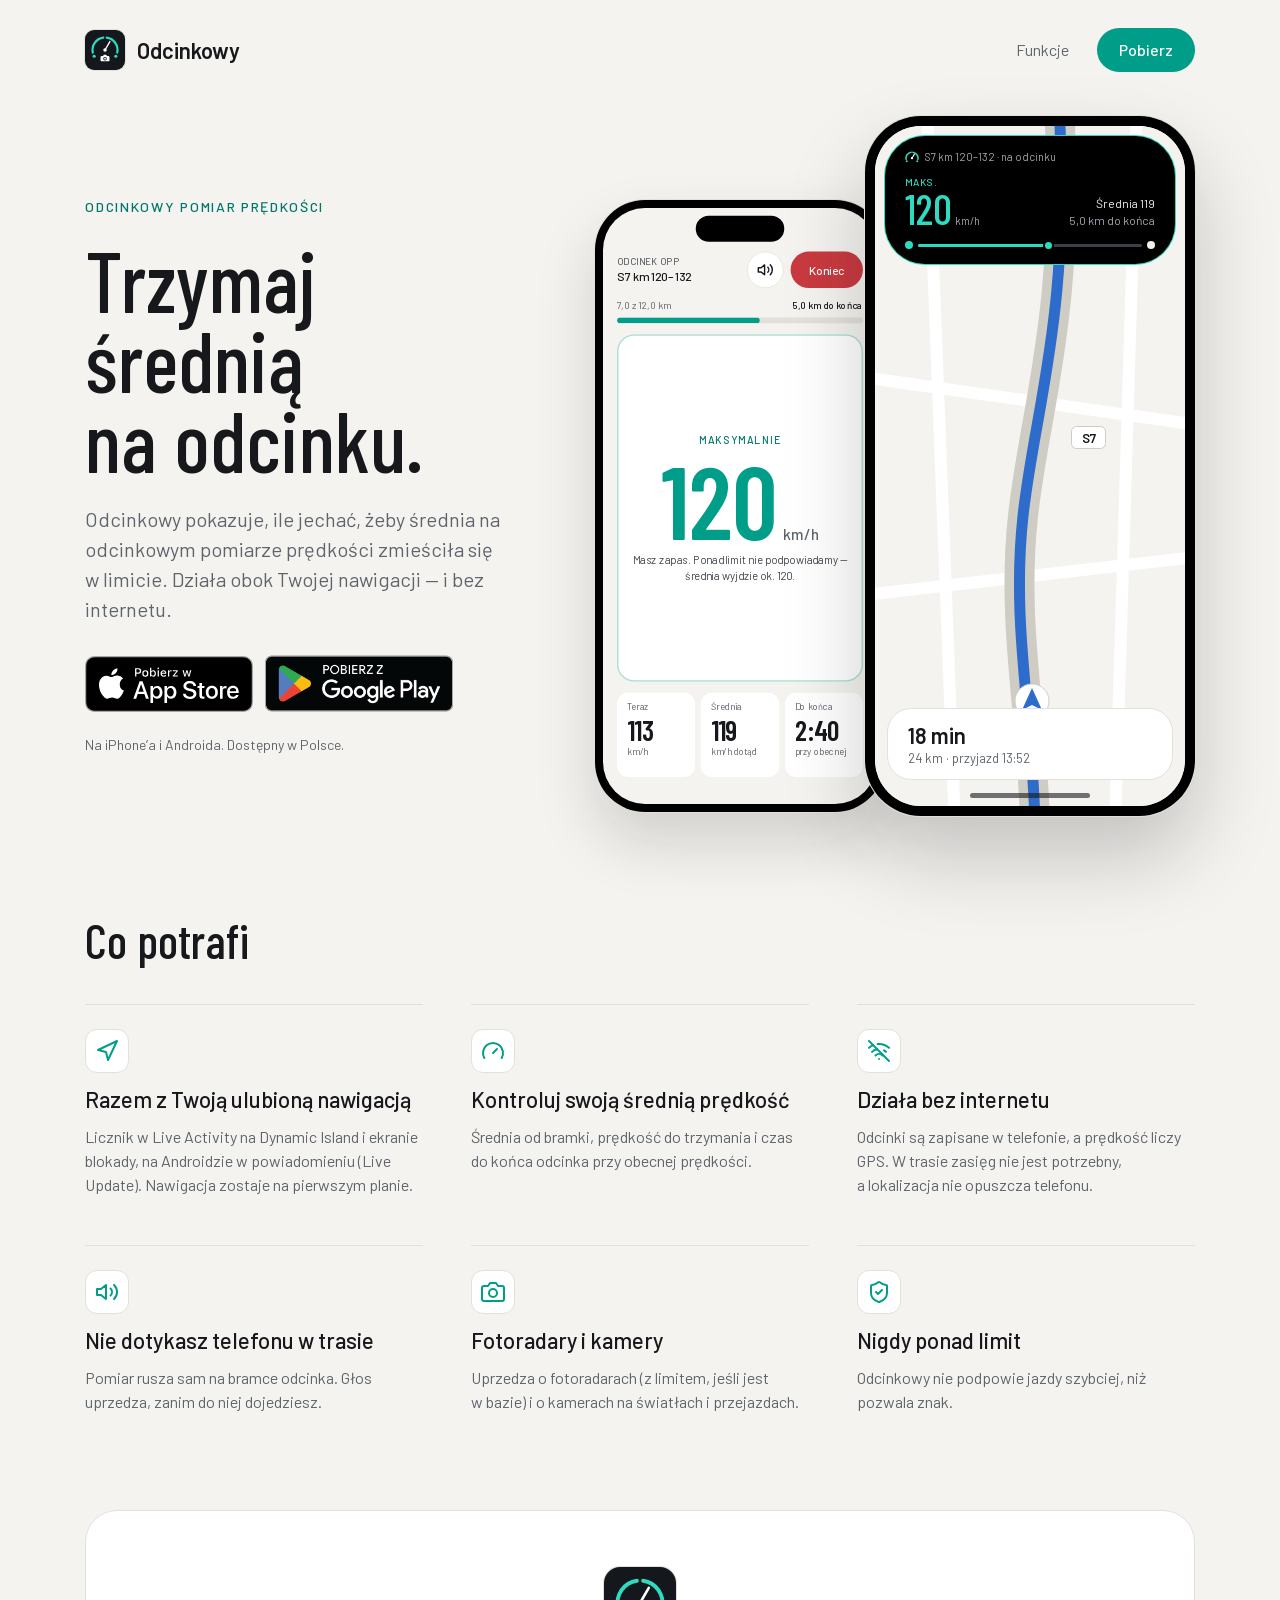
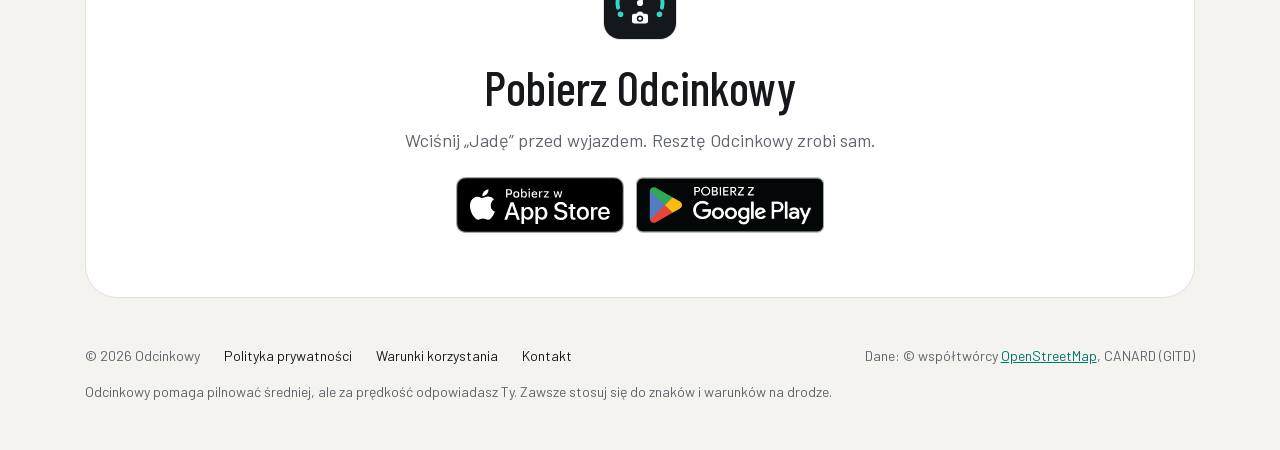
<file: index.html>
<!doctype html>
<html lang="pl">
<head>
  <meta charset="utf-8">
  <meta name="viewport" content="width=device-width, initial-scale=1">
  <title>Odcinkowy — średnia na odcinkowym pomiarze prędkości</title>
  <meta name="description" content="Odcinkowy pokazuje, ile jechać, żeby średnia na odcinkowym pomiarze prędkości zmieściła się w limicie. Działa obok Twojej nawigacji — i bez internetu.">
  <meta name="theme-color" content="#F4F3EF" media="(prefers-color-scheme: light)">
  <meta name="theme-color" content="#101215" media="(prefers-color-scheme: dark)">
  <meta property="og:type" content="website">
  <meta property="og:url" content="https://odcinkowy.eu/">
  <meta property="og:title" content="Odcinkowy — średnia na odcinkowym pomiarze prędkości">
  <meta property="og:description" content="Odcinkowy pokazuje, ile jechać, żeby średnia na odcinkowym pomiarze prędkości zmieściła się w limicie. Działa obok Twojej nawigacji — i bez internetu.">
  <meta property="og:image" content="https://odcinkowy.eu/og.png">
  <meta property="og:locale" content="pl_PL">
  <link rel="icon" href="/favicon.svg" type="image/svg+xml">
  <link rel="apple-touch-icon" href="/apple-touch-icon.png">
  <link rel="stylesheet" href="/styles.css">
</head>
<body>
<div class="page">
  <header class="site-header">
    <a class="brand" href="/"><img src="/favicon.svg" alt="" width="40" height="40">Odcinkowy</a>
    <nav class="site-nav" aria-label="Główna">
      <a class="nav-link" href="#funkcje">Funkcje</a>
      <a class="button" href="#pobierz">Pobierz</a>
    </nav>
  </header>

  <main>
    <section class="hero" aria-labelledby="hero-title">
      <div class="hero-text">
        <p class="eyebrow">Odcinkowy pomiar prędkości</p>
        <h1 id="hero-title">Trzymaj średnią<br>na odcinku.</h1>
        <p class="lead">Odcinkowy pokazuje, ile jechać, żeby średnia na odcinkowym pomiarze prędkości zmieściła się w&nbsp;limicie. Działa obok Twojej nawigacji — i&nbsp;bez internetu.</p>
        <div class="badges">
          <a class="badge" href="https://apps.apple.com/pl/app/odcinkowy/id6826824938"><img src="/badges/app-store.svg" alt="Pobierz w App Store" width="144" height="48"></a>
          <a class="badge badge-play" href="https://play.google.com/store/apps/details?id=pl.shredmate.odcinkowy"><img src="/badges/google-play.png" alt="Pobierz z Google Play" width="162" height="63"></a>
        </div>
        <p class="note">Na iPhone’a i&nbsp;Androida. Dostępny w&nbsp;Polsce.</p>
      </div>

      <div class="phones" aria-hidden="true">
        <div class="phones-inner">
          <!-- Z tyłu ekran odcinka z apki, w motywie strony. Liczby jak w wydaniu: limit 120, margines 0. -->
          <div class="phone-back">
            <div class="phone">
              <div class="screen">
                <div class="drive">
                  <span class="island"></span>
                  <div class="drive-top">
                    <div class="drive-title"><small>ODCINEK OPP</small><strong>S7 km 120–132</strong></div>
                    <div class="drive-actions">
                      <span class="voice"><svg width="24" height="24" viewBox="0 0 24 24" fill="none" stroke="currentColor" stroke-width="2" stroke-linecap="round" stroke-linejoin="round"><polygon points="11 5 6 9 2 9 2 15 6 15 11 19 11 5"></polygon><path d="M15.54 8.46a5 5 0 0 1 0 7.07"></path><path d="M19.07 4.93a10 10 0 0 1 0 14.14"></path></svg></span>
                      <span class="end-button">Koniec</span>
                    </div>
                  </div>
                  <div>
                    <div class="progress-labels"><span>7,0 z 12,0 km</span><span>5,0 km do końca</span></div>
                    <div class="progress"><div></div></div>
                  </div>
                  <div class="advice-card">
                    <span class="advice-label">MAKSYMALNIE</span>
                    <span class="advice-number"><span>120</span>km/h</span>
                    <span class="advice-message">Masz zapas. Ponad limit nie podpowiadamy — średnia wyjdzie ok. 120.</span>
                  </div>
                  <div class="tiles">
                    <div class="tile">Teraz<strong>113</strong>km/h</div>
                    <div class="tile">Średnia<strong>119</strong>km/h dotąd</div>
                    <div class="tile">Do końca<strong>2:40</strong>przy obecnej</div>
                  </div>
                </div>
              </div>
            </div>
          </div>

          <!-- Z przodu Live Activity nad neutralną mapą, bez wyglądu konkretnej nawigacji. -->
          <div class="phone-front">
            <div class="phone">
              <div class="screen">
                <svg class="map" width="310" height="680" viewBox="0 0 310 680">
                  <rect class="bg" width="310" height="680"></rect>
                  <g class="streets" stroke-width="12" fill="none" stroke-linecap="round"><path d="M -20 250 L 330 300"></path><path d="M -20 470 L 330 430"></path><path d="M 52 -20 L 80 700"></path><path d="M 262 -20 L 240 700"></path></g>
                  <path class="casing" d="M 160 700 C 158 590, 136 500, 148 390 S 196 190, 184 -20" stroke-width="30" fill="none" stroke-linecap="round"></path>
                  <path class="route" d="M 160 700 C 158 590, 136 500, 148 390 S 196 190, 184 -20" stroke-width="11" fill="none" stroke-linecap="round"></path>
                  <rect class="label" x="196.5" y="300.5" width="34" height="22" rx="5"></rect>
                  <text class="label-text" x="213.5" y="316.5" text-anchor="middle">S7</text>
                  <circle class="puck" cx="157" cy="575" r="17"></circle>
                  <path d="M 157 562 L 167 584 L 157 579 L 147 584 Z" fill="#2E6CCB"></path>
                </svg>
                <div class="live">
                  <div class="live-head"><svg viewBox="140 150 744 744"><path d="M 199 652.5 A 320 320 0 0 1 467.5 269.1" fill="none" stroke="#2EDBC0" stroke-width="80" stroke-linecap="round"></path><path d="M 556.5 269.1 A 320 320 0 0 1 825 652.5" fill="none" stroke="#2EDBC0" stroke-width="80" stroke-linecap="round"></path><circle cx="234.9" cy="746" r="52" fill="#2EDBC0"></circle><circle cx="789.1" cy="746" r="52" fill="#2EDBC0"></circle><path d="M 512 586 L 637 369.5" fill="none" stroke="#FFFFFF" stroke-width="56" stroke-linecap="round"></path><circle cx="512" cy="586" r="60" fill="#FFFFFF"></circle></svg>S7 km 120–132 · na odcinku</div>
                  <div class="live-row">
                    <div class="live-advice"><span class="live-label">MAKS.</span><span class="live-number"><span>120</span>km/h</span></div>
                    <div class="live-stats"><span>Średnia 119</span><span>5,0 km do końca</span></div>
                  </div>
                  <div class="live-track"><div class="dot start"></div><div class="dot end"></div><div class="bar"><div class="done"></div><div class="car"></div></div></div>
                </div>
                <div class="nav-card"><strong>18 min</strong><span>24 km · przyjazd 13:52</span></div>
                <div class="home-indicator"></div>
              </div>
            </div>
          </div>
        </div>
      </div>
    </section>

    <section class="features" id="funkcje" aria-labelledby="features-title">
      <h2 id="features-title">Co potrafi</h2>
      <ul class="feature-list">
        <li>
          <span class="feature-icon" aria-hidden="true"><svg viewBox="0 0 24 24" fill="none" stroke="currentColor" stroke-width="2" stroke-linecap="round" stroke-linejoin="round"><polygon points="3 11 22 2 13 21 11 13 3 11"></polygon></svg></span>
          <div>
            <h3>Razem z&nbsp;Twoją ulubioną nawigacją</h3>
            <p>Licznik w&nbsp;Live Activity na Dynamic Island i&nbsp;ekranie blokady, na Androidzie w&nbsp;powiadomieniu (Live Update). Nawigacja zostaje na pierwszym planie.</p>
          </div>
        </li>
        <li>
          <span class="feature-icon" aria-hidden="true"><svg viewBox="0 0 24 24" fill="none" stroke="currentColor" stroke-width="2" stroke-linecap="round" stroke-linejoin="round"><path d="m12 14 4-4"></path><path d="M3.34 19a10 10 0 1 1 17.32 0"></path></svg></span>
          <div>
            <h3>Kontroluj swoją średnią prędkość</h3>
            <p>Średnia od bramki, prędkość do trzymania i&nbsp;czas do końca odcinka przy obecnej prędkości.</p>
          </div>
        </li>
        <li>
          <span class="feature-icon" aria-hidden="true"><svg viewBox="0 0 24 24" fill="none" stroke="currentColor" stroke-width="2" stroke-linecap="round" stroke-linejoin="round"><path d="M12 20h.01"></path><path d="M8.5 16.429a5 5 0 0 1 7 0"></path><path d="M5 12.859a10 10 0 0 1 5.17-2.69"></path><path d="M19 12.859a10 10 0 0 0-2.007-1.523"></path><path d="M2 8.82a15 15 0 0 1 4.177-2.643"></path><path d="M22 8.82a15 15 0 0 0-11.288-3.764"></path><path d="m2 2 20 20"></path></svg></span>
          <div>
            <h3>Działa bez internetu</h3>
            <p>Odcinki są zapisane w&nbsp;telefonie, a&nbsp;prędkość liczy GPS. W&nbsp;trasie zasięg nie jest potrzebny, a&nbsp;lokalizacja nie opuszcza telefonu.</p>
          </div>
        </li>
        <li>
          <span class="feature-icon" aria-hidden="true"><svg viewBox="0 0 24 24" fill="none" stroke="currentColor" stroke-width="2" stroke-linecap="round" stroke-linejoin="round"><polygon points="11 5 6 9 2 9 2 15 6 15 11 19 11 5"></polygon><path d="M15.54 8.46a5 5 0 0 1 0 7.07"></path><path d="M19.07 4.93a10 10 0 0 1 0 14.14"></path></svg></span>
          <div>
            <h3>Nie dotykasz telefonu w&nbsp;trasie</h3>
            <p>Pomiar rusza sam na bramce odcinka. Głos uprzedza, zanim do niej dojedziesz.</p>
          </div>
        </li>
        <li>
          <span class="feature-icon" aria-hidden="true"><svg viewBox="0 0 24 24" fill="none" stroke="currentColor" stroke-width="2" stroke-linecap="round" stroke-linejoin="round"><path d="M23 19a2 2 0 0 1-2 2H3a2 2 0 0 1-2-2V8a2 2 0 0 1 2-2h4l2-3h6l2 3h4a2 2 0 0 1 2 2z"></path><circle cx="12" cy="13" r="4"></circle></svg></span>
          <div>
            <h3>Fotoradary i&nbsp;kamery</h3>
            <p>Uprzedza o&nbsp;fotoradarach (z&nbsp;limitem, jeśli jest w&nbsp;bazie) i&nbsp;o&nbsp;kamerach na światłach i&nbsp;przejazdach.</p>
          </div>
        </li>
        <li>
          <span class="feature-icon" aria-hidden="true"><svg viewBox="0 0 24 24" fill="none" stroke="currentColor" stroke-width="2" stroke-linecap="round" stroke-linejoin="round"><path d="M20 13c0 5-3.5 7.5-7.66 8.95a1 1 0 0 1-.67-.01C7.5 20.5 4 18 4 13V6a1 1 0 0 1 1-1c2 0 4.5-1.2 6.24-2.72a1.17 1.17 0 0 1 1.52 0C14.51 3.81 17 5 19 5a1 1 0 0 1 1 1z"></path><path d="m9 12 2 2 4-4"></path></svg></span>
          <div>
            <h3>Nigdy ponad limit</h3>
            <p>Odcinkowy nie podpowie jazdy szybciej, niż pozwala znak.</p>
          </div>
        </li>
      </ul>
    </section>

    <section class="download" id="pobierz" aria-labelledby="download-title">
      <img src="/favicon.svg" alt="" width="72" height="72">
      <h2 id="download-title">Pobierz Odcinkowy</h2>
      <p>Wciśnij „Jadę” przed wyjazdem. Resztę Odcinkowy zrobi sam.</p>
      <div class="badges">
        <a class="badge" href="https://apps.apple.com/pl/app/odcinkowy/id6826824938"><img src="/badges/app-store.svg" alt="Pobierz w App Store" width="144" height="48"></a>
        <a class="badge badge-play" href="https://play.google.com/store/apps/details?id=pl.shredmate.odcinkowy"><img src="/badges/google-play.png" alt="Pobierz z Google Play" width="162" height="63"></a>
      </div>
    </section>
  </main>

  <footer class="site-footer">
    <div class="footer-row">
      <div class="footer-links">
        <span>© 2026 Odcinkowy</span>
        <a href="/prywatnosc/">Polityka prywatności</a>
        <a href="/warunki/">Warunki korzystania</a>
        <a href="/wsparcie/">Kontakt</a>
      </div>
      <span>Dane: © współtwórcy <a href="https://www.openstreetmap.org/copyright">OpenStreetMap</a>, CANARD (GITD)</span>
    </div>
    <p>Odcinkowy pomaga pilnować średniej, ale za prędkość odpowiadasz Ty. Zawsze stosuj się do znaków i&nbsp;warunków na drodze.</p>
  </footer>
</div>
</body>
</html>
</file>
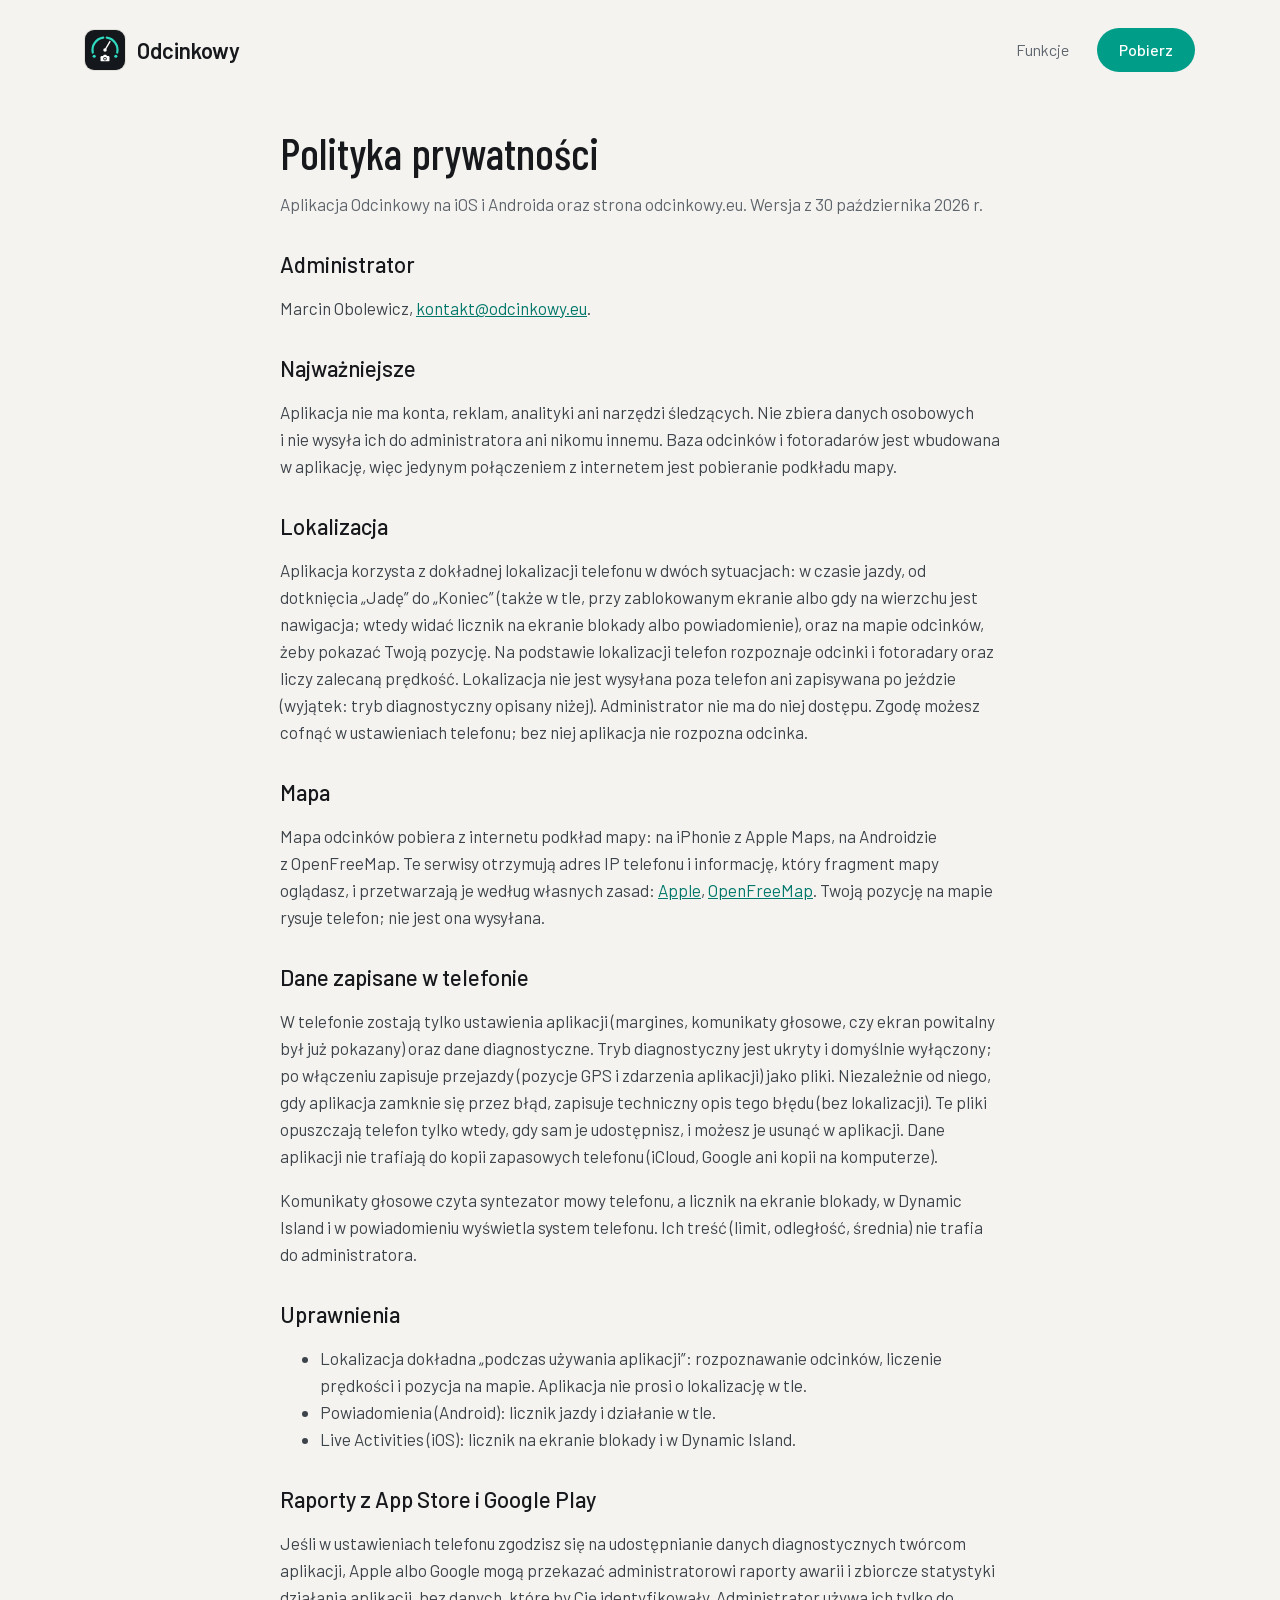
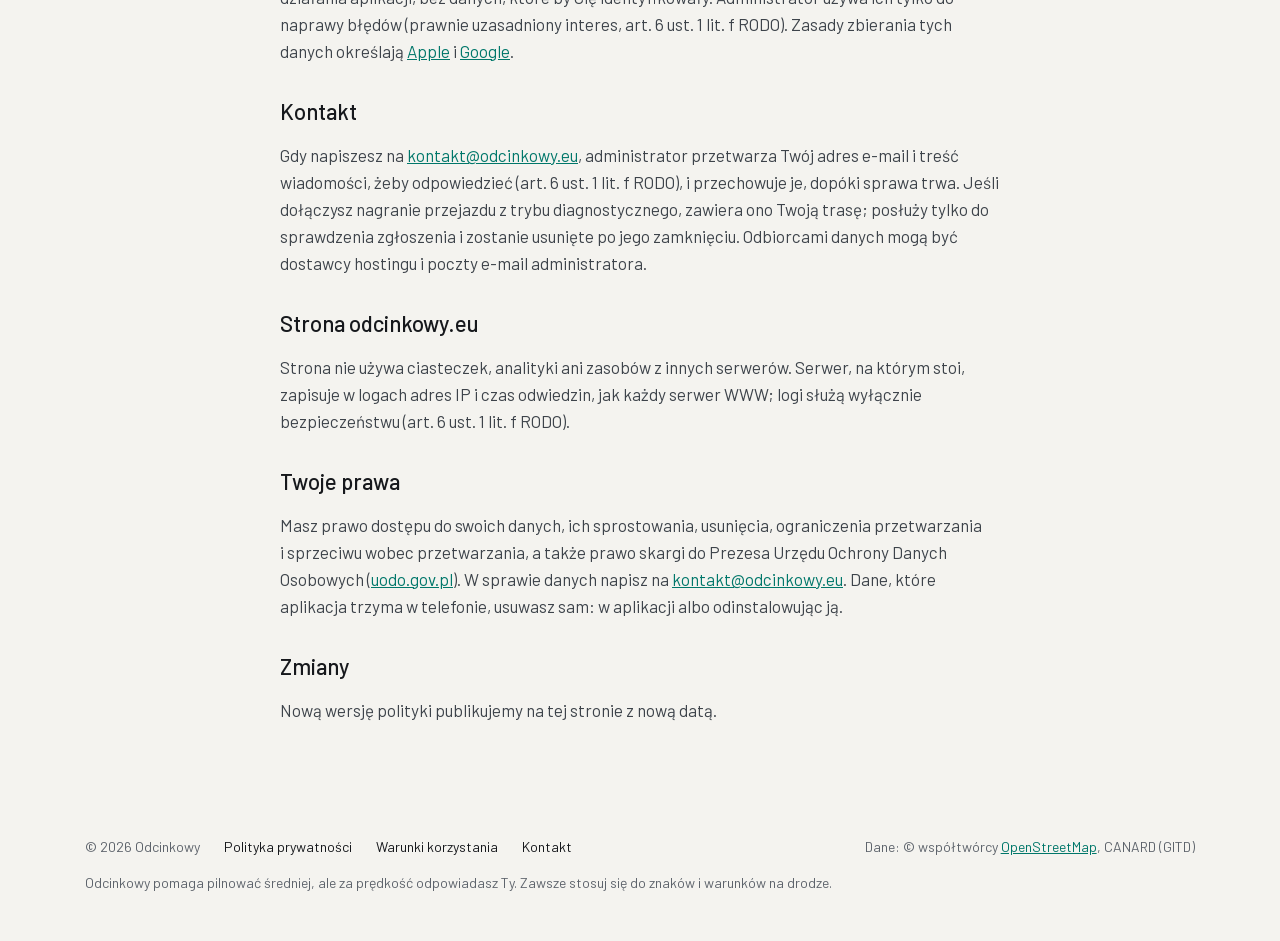
<file: prywatnosc/index.html>
<!doctype html>
<html lang="pl">
<head>
  <meta charset="utf-8">
  <meta name="viewport" content="width=device-width, initial-scale=1">
  <title>Polityka prywatności – Odcinkowy</title>
  <meta name="theme-color" content="#F4F3EF" media="(prefers-color-scheme: light)">
  <meta name="theme-color" content="#101215" media="(prefers-color-scheme: dark)">
  <link rel="icon" href="/favicon.svg" type="image/svg+xml">
  <link rel="apple-touch-icon" href="/apple-touch-icon.png">
  <link rel="stylesheet" href="/styles.css">
</head>
<body>
<div class="page">
  <header class="site-header">
    <a class="brand" href="/"><img src="/favicon.svg" alt="" width="40" height="40">Odcinkowy</a>
    <nav class="site-nav" aria-label="Główna">
      <a class="nav-link" href="/#funkcje">Funkcje</a>
      <a class="button" href="/#pobierz">Pobierz</a>
    </nav>
  </header>

  <main class="document">
    <h1>Polityka prywatności</h1>
    <p class="meta">Aplikacja Odcinkowy na iOS i&nbsp;Androida oraz strona odcinkowy.eu. Wersja z&nbsp;30 października 2026&nbsp;r.</p>

    <h2>Administrator</h2>
    <p>Marcin Obolewicz, <a href="mailto:kontakt@odcinkowy.eu">kontakt@odcinkowy.eu</a>.</p>

    <h2>Najważniejsze</h2>
    <p>Aplikacja nie ma konta, reklam, analityki ani narzędzi śledzących. Nie zbiera danych osobowych i&nbsp;nie wysyła ich do administratora ani nikomu innemu. Baza odcinków i&nbsp;fotoradarów jest wbudowana w&nbsp;aplikację, więc jedynym połączeniem z&nbsp;internetem jest pobieranie podkładu mapy.</p>

    <h2>Lokalizacja</h2>
    <p>Aplikacja korzysta z&nbsp;dokładnej lokalizacji telefonu w&nbsp;dwóch sytuacjach: w&nbsp;czasie jazdy, od dotknięcia „Jadę” do „Koniec” (także w&nbsp;tle, przy zablokowanym ekranie albo gdy na wierzchu jest nawigacja; wtedy widać licznik na ekranie blokady albo powiadomienie), oraz na mapie odcinków, żeby pokazać Twoją pozycję. Na podstawie lokalizacji telefon rozpoznaje odcinki i&nbsp;fotoradary oraz liczy zalecaną prędkość. Lokalizacja nie jest wysyłana poza telefon ani zapisywana po jeździe (wyjątek: tryb diagnostyczny opisany niżej). Administrator nie ma do niej dostępu. Zgodę możesz cofnąć w&nbsp;ustawieniach telefonu; bez niej aplikacja nie rozpozna odcinka.</p>

    <h2>Mapa</h2>
    <p>Mapa odcinków pobiera z&nbsp;internetu podkład mapy: na iPhonie z&nbsp;Apple Maps, na Androidzie z&nbsp;OpenFreeMap. Te serwisy otrzymują adres IP telefonu i&nbsp;informację, który fragment mapy oglądasz, i&nbsp;przetwarzają je według własnych zasad: <a href="https://www.apple.com/legal/privacy/pl/">Apple</a>, <a href="https://openfreemap.org/privacy/">OpenFreeMap</a>. Twoją pozycję na mapie rysuje telefon; nie jest ona wysyłana.</p>

    <h2>Dane zapisane w&nbsp;telefonie</h2>
    <p>W&nbsp;telefonie zostają tylko ustawienia aplikacji (margines, komunikaty głosowe, czy ekran powitalny był już pokazany) oraz dane diagnostyczne. Tryb diagnostyczny jest ukryty i&nbsp;domyślnie wyłączony; po włączeniu zapisuje przejazdy (pozycje GPS i&nbsp;zdarzenia aplikacji) jako pliki. Niezależnie od niego, gdy aplikacja zamknie się przez błąd, zapisuje techniczny opis tego błędu (bez lokalizacji). Te pliki opuszczają telefon tylko wtedy, gdy sam je udostępnisz, i&nbsp;możesz je usunąć w&nbsp;aplikacji. Dane aplikacji nie trafiają do kopii zapasowych telefonu (iCloud, Google ani kopii na komputerze).</p>
    <p>Komunikaty głosowe czyta syntezator mowy telefonu, a&nbsp;licznik na ekranie blokady, w&nbsp;Dynamic Island i&nbsp;w&nbsp;powiadomieniu wyświetla system telefonu. Ich treść (limit, odległość, średnia) nie trafia do administratora.</p>

    <h2>Uprawnienia</h2>
    <ul>
      <li>Lokalizacja dokładna „podczas używania aplikacji”: rozpoznawanie odcinków, liczenie prędkości i&nbsp;pozycja na mapie. Aplikacja nie prosi o&nbsp;lokalizację w&nbsp;tle.</li>
      <li>Powiadomienia (Android): licznik jazdy i&nbsp;działanie w&nbsp;tle.</li>
      <li>Live Activities (iOS): licznik na ekranie blokady i&nbsp;w&nbsp;Dynamic Island.</li>
    </ul>

    <h2>Raporty z&nbsp;App Store i&nbsp;Google Play</h2>
    <p>Jeśli w&nbsp;ustawieniach telefonu zgodzisz się na udostępnianie danych diagnostycznych twórcom aplikacji, Apple albo Google mogą przekazać administratorowi raporty awarii i&nbsp;zbiorcze statystyki działania aplikacji, bez danych, które by Cię identyfikowały. Administrator używa ich tylko do naprawy błędów (prawnie uzasadniony interes, art.&nbsp;6 ust.&nbsp;1 lit.&nbsp;f RODO). Zasady zbierania tych danych określają <a href="https://www.apple.com/legal/privacy/pl/">Apple</a> i&nbsp;<a href="https://policies.google.com/privacy?hl=pl">Google</a>.</p>

    <h2>Kontakt</h2>
    <p>Gdy napiszesz na <a href="mailto:kontakt@odcinkowy.eu">kontakt@odcinkowy.eu</a>, administrator przetwarza Twój adres e-mail i&nbsp;treść wiadomości, żeby odpowiedzieć (art.&nbsp;6 ust.&nbsp;1 lit.&nbsp;f RODO), i&nbsp;przechowuje je, dopóki sprawa trwa. Jeśli dołączysz nagranie przejazdu z&nbsp;trybu diagnostycznego, zawiera ono Twoją trasę; posłuży tylko do sprawdzenia zgłoszenia i&nbsp;zostanie usunięte po jego zamknięciu. Odbiorcami danych mogą być dostawcy hostingu i&nbsp;poczty e-mail administratora.</p>

    <h2>Strona odcinkowy.eu</h2>
    <p>Strona nie używa ciasteczek, analityki ani zasobów z&nbsp;innych serwerów. Serwer, na którym stoi, zapisuje w&nbsp;logach adres IP i&nbsp;czas odwiedzin, jak każdy serwer WWW; logi służą wyłącznie bezpieczeństwu (art.&nbsp;6 ust.&nbsp;1 lit.&nbsp;f RODO).</p>

    <h2>Twoje prawa</h2>
    <p>Masz prawo dostępu do swoich danych, ich sprostowania, usunięcia, ograniczenia przetwarzania i&nbsp;sprzeciwu wobec przetwarzania, a&nbsp;także prawo skargi do Prezesa Urzędu Ochrony Danych Osobowych (<a href="https://uodo.gov.pl/">uodo.gov.pl</a>). W&nbsp;sprawie danych napisz na <a href="mailto:kontakt@odcinkowy.eu">kontakt@odcinkowy.eu</a>. Dane, które aplikacja trzyma w&nbsp;telefonie, usuwasz sam: w&nbsp;aplikacji albo odinstalowując ją.</p>

    <h2>Zmiany</h2>
    <p>Nową wersję polityki publikujemy na tej stronie z&nbsp;nową datą.</p>
  </main>

  <footer class="site-footer">
    <div class="footer-row">
      <div class="footer-links">
        <span>© 2026 Odcinkowy</span>
        <a href="/prywatnosc/">Polityka prywatności</a>
        <a href="/warunki/">Warunki korzystania</a>
        <a href="/wsparcie/">Kontakt</a>
      </div>
      <span>Dane: © współtwórcy <a href="https://www.openstreetmap.org/copyright">OpenStreetMap</a>, CANARD (GITD)</span>
    </div>
    <p>Odcinkowy pomaga pilnować średniej, ale za prędkość odpowiadasz Ty. Zawsze stosuj się do znaków i&nbsp;warunków na drodze.</p>
  </footer>
</div>
</body>
</html>
</file>
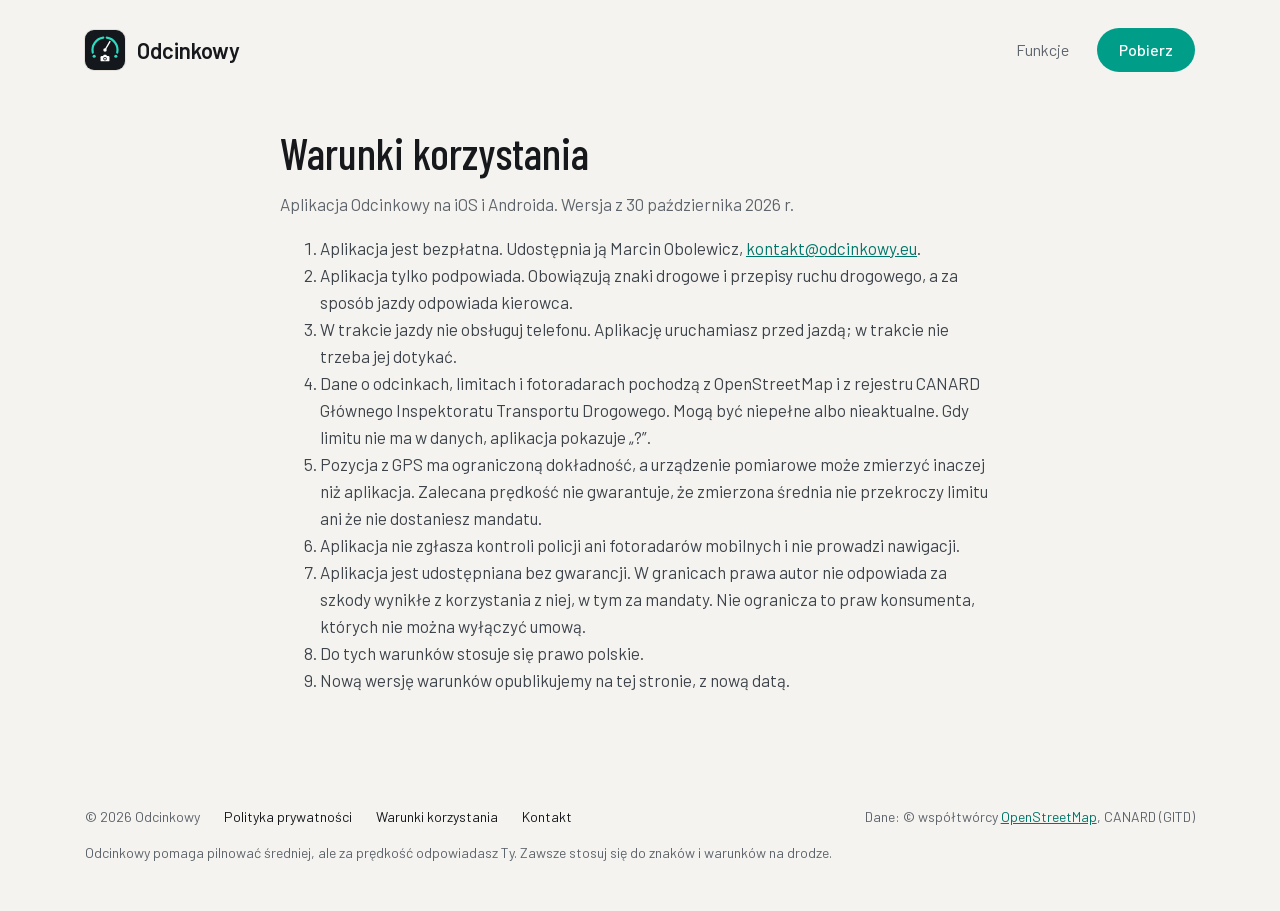
<file: warunki/index.html>
<!doctype html>
<html lang="pl">
<head>
  <meta charset="utf-8">
  <meta name="viewport" content="width=device-width, initial-scale=1">
  <title>Warunki korzystania – Odcinkowy</title>
  <meta name="theme-color" content="#F4F3EF" media="(prefers-color-scheme: light)">
  <meta name="theme-color" content="#101215" media="(prefers-color-scheme: dark)">
  <link rel="icon" href="/favicon.svg" type="image/svg+xml">
  <link rel="apple-touch-icon" href="/apple-touch-icon.png">
  <link rel="stylesheet" href="/styles.css">
</head>
<body>
<div class="page">
  <header class="site-header">
    <a class="brand" href="/"><img src="/favicon.svg" alt="" width="40" height="40">Odcinkowy</a>
    <nav class="site-nav" aria-label="Główna">
      <a class="nav-link" href="/#funkcje">Funkcje</a>
      <a class="button" href="/#pobierz">Pobierz</a>
    </nav>
  </header>

  <main class="document">
    <h1>Warunki korzystania</h1>
    <p class="meta">Aplikacja Odcinkowy na iOS i&nbsp;Androida. Wersja z&nbsp;30 października 2026&nbsp;r.</p>

    <ol>
      <li>Aplikacja jest bezpłatna. Udostępnia ją Marcin Obolewicz, <a href="mailto:kontakt@odcinkowy.eu">kontakt@odcinkowy.eu</a>.</li>
      <li>Aplikacja tylko podpowiada. Obowiązują znaki drogowe i&nbsp;przepisy ruchu drogowego, a&nbsp;za sposób jazdy odpowiada kierowca.</li>
      <li>W trakcie jazdy nie obsługuj telefonu. Aplikację uruchamiasz przed jazdą; w&nbsp;trakcie nie trzeba jej dotykać.</li>
      <li>Dane o&nbsp;odcinkach, limitach i&nbsp;fotoradarach pochodzą z&nbsp;OpenStreetMap i&nbsp;z&nbsp;rejestru CANARD Głównego Inspektoratu Transportu Drogowego. Mogą być niepełne albo nieaktualne. Gdy limitu nie ma w&nbsp;danych, aplikacja pokazuje „?”.</li>
      <li>Pozycja z&nbsp;GPS ma ograniczoną dokładność, a&nbsp;urządzenie pomiarowe może zmierzyć inaczej niż aplikacja. Zalecana prędkość nie gwarantuje, że zmierzona średnia nie przekroczy limitu ani że nie dostaniesz mandatu.</li>
      <li>Aplikacja nie zgłasza kontroli policji ani fotoradarów mobilnych i&nbsp;nie prowadzi nawigacji.</li>
      <li>Aplikacja jest udostępniana bez gwarancji. W&nbsp;granicach prawa autor nie odpowiada za szkody wynikłe z&nbsp;korzystania z&nbsp;niej, w&nbsp;tym za mandaty. Nie ogranicza to praw konsumenta, których nie można wyłączyć umową.</li>
      <li>Do tych warunków stosuje się prawo polskie.</li>
      <li>Nową wersję warunków opublikujemy na tej stronie, z&nbsp;nową datą.</li>
    </ol>
  </main>

  <footer class="site-footer">
    <div class="footer-row">
      <div class="footer-links">
        <span>© 2026 Odcinkowy</span>
        <a href="/prywatnosc/">Polityka prywatności</a>
        <a href="/warunki/">Warunki korzystania</a>
        <a href="/wsparcie/">Kontakt</a>
      </div>
      <span>Dane: © współtwórcy <a href="https://www.openstreetmap.org/copyright">OpenStreetMap</a>, CANARD (GITD)</span>
    </div>
    <p>Odcinkowy pomaga pilnować średniej, ale za prędkość odpowiadasz Ty. Zawsze stosuj się do znaków i&nbsp;warunków na drodze.</p>
  </footer>
</div>
</body>
</html>
</file>
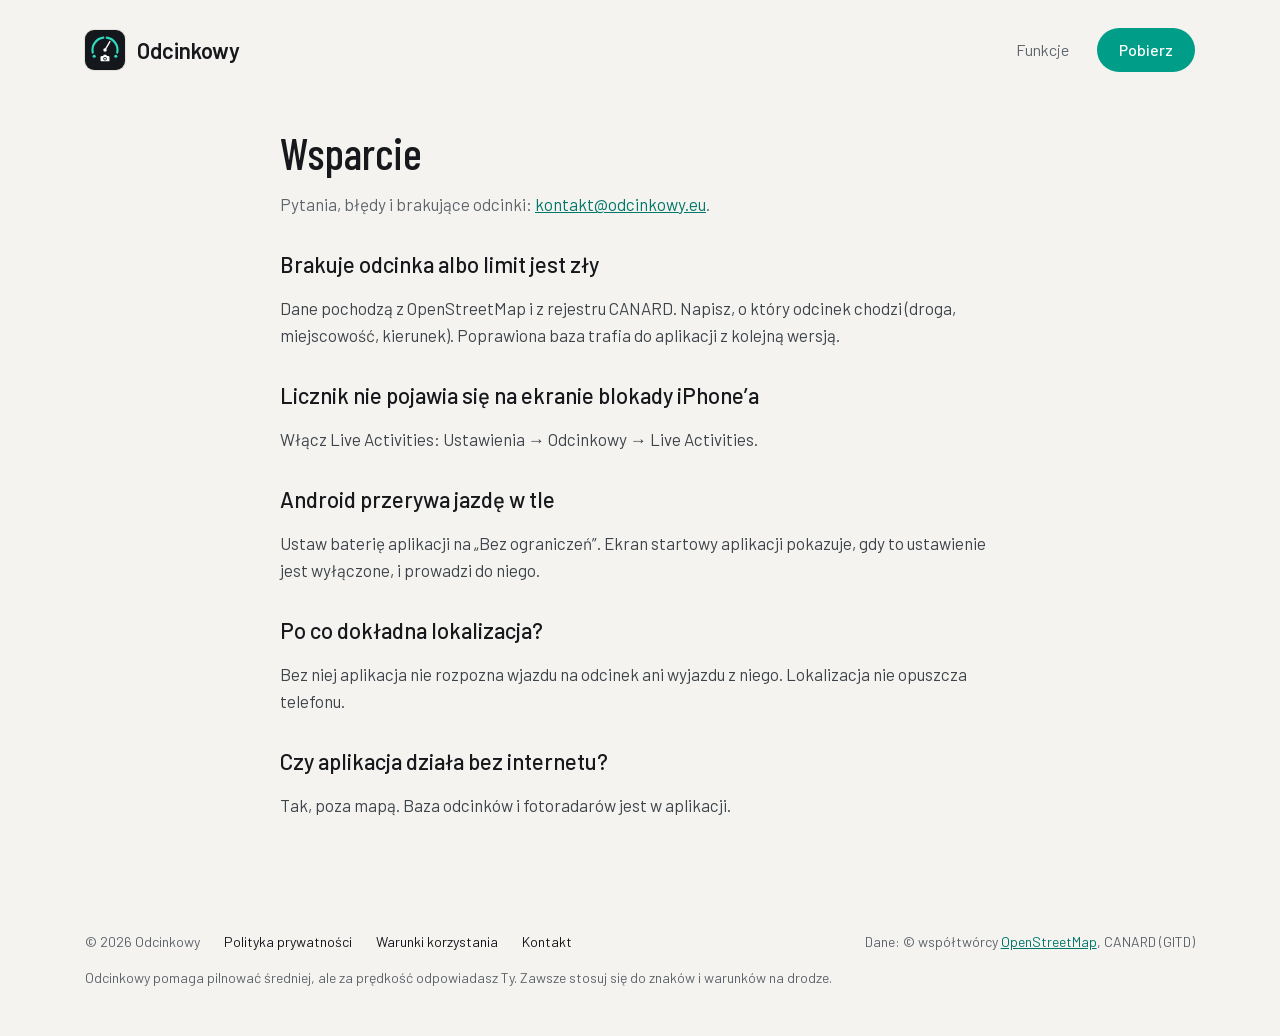
<file: wsparcie/index.html>
<!doctype html>
<html lang="pl">
<head>
  <meta charset="utf-8">
  <meta name="viewport" content="width=device-width, initial-scale=1">
  <title>Wsparcie – Odcinkowy</title>
  <meta name="theme-color" content="#F4F3EF" media="(prefers-color-scheme: light)">
  <meta name="theme-color" content="#101215" media="(prefers-color-scheme: dark)">
  <link rel="icon" href="/favicon.svg" type="image/svg+xml">
  <link rel="apple-touch-icon" href="/apple-touch-icon.png">
  <link rel="stylesheet" href="/styles.css">
</head>
<body>
<div class="page">
  <header class="site-header">
    <a class="brand" href="/"><img src="/favicon.svg" alt="" width="40" height="40">Odcinkowy</a>
    <nav class="site-nav" aria-label="Główna">
      <a class="nav-link" href="/#funkcje">Funkcje</a>
      <a class="button" href="/#pobierz">Pobierz</a>
    </nav>
  </header>

  <main class="document">
    <h1>Wsparcie</h1>
    <p class="meta">Pytania, błędy i&nbsp;brakujące odcinki: <a href="mailto:kontakt@odcinkowy.eu">kontakt@odcinkowy.eu</a>.</p>

    <h2>Brakuje odcinka albo limit jest zły</h2>
    <p>Dane pochodzą z&nbsp;OpenStreetMap i&nbsp;z&nbsp;rejestru CANARD. Napisz, o&nbsp;który odcinek chodzi (droga, miejscowość, kierunek). Poprawiona baza trafia do aplikacji z&nbsp;kolejną wersją.</p>

    <h2>Licznik nie pojawia się na ekranie blokady iPhone’a</h2>
    <p>Włącz Live Activities: Ustawienia → Odcinkowy → Live Activities.</p>

    <h2>Android przerywa jazdę w&nbsp;tle</h2>
    <p>Ustaw baterię aplikacji na „Bez ograniczeń”. Ekran startowy aplikacji pokazuje, gdy to ustawienie jest wyłączone, i&nbsp;prowadzi do niego.</p>

    <h2>Po co dokładna lokalizacja?</h2>
    <p>Bez niej aplikacja nie rozpozna wjazdu na odcinek ani wyjazdu z&nbsp;niego. Lokalizacja nie opuszcza telefonu.</p>

    <h2>Czy aplikacja działa bez internetu?</h2>
    <p>Tak, poza mapą. Baza odcinków i&nbsp;fotoradarów jest w&nbsp;aplikacji.</p>
  </main>

  <footer class="site-footer">
    <div class="footer-row">
      <div class="footer-links">
        <span>© 2026 Odcinkowy</span>
        <a href="/prywatnosc/">Polityka prywatności</a>
        <a href="/warunki/">Warunki korzystania</a>
        <a href="/wsparcie/">Kontakt</a>
      </div>
      <span>Dane: © współtwórcy <a href="https://www.openstreetmap.org/copyright">OpenStreetMap</a>, CANARD (GITD)</span>
    </div>
    <p>Odcinkowy pomaga pilnować średniej, ale za prędkość odpowiadasz Ty. Zawsze stosuj się do znaków i&nbsp;warunków na drodze.</p>
  </footer>
</div>
</body>
</html>
</file>
<file: styles.css>
@import url('/fonts/fonts.css');

/* Tokeny z arkusza „Kolory” apki: jasne w :root, ciemne według ustawienia systemu. Bez przełącznika. */
:root {
  color-scheme: light dark;
  --background: #f4f3ef;
  --surface: #ffffff;
  --surface-inset: #f4f3ef;
  --outline: #e2e0d9;
  --outline-strong: #cfccc4;
  --text-primary: #16181c;
  --text-secondary: #5e646c;
  --text-message: #3d434a;
  --accent: #009e88;
  --accent-text: #00776a;
  --accent-text-hover: #005a50;
  --accent-button: #009e88;
  --on-accent: #ffffff;
  --accent-border: #009e8855;
  --control: #ffffff;
  --control-border: #e2e0d9;
  --phone-shadow: rgba(22, 24, 28, 0.16);
  --phone-shadow-front: rgba(22, 24, 28, 0.22);
  /* Neutralna mapa pod Live Activity. */
  --map: #f4f3ef;
  --map-street: #ffffff;
  --map-casing: #cfccc4;
  --map-label: #ffffff;
  --map-card: #ffffff;
  --map-card-border: #e2e0d9;
}

@media (prefers-color-scheme: dark) {
  :root {
    --background: #101215;
    --surface: #1a1d21;
    --surface-inset: #23272c;
    --outline: #2a2f35;
    --outline-strong: #3a4048;
    --text-primary: #f1f0eb;
    --text-secondary: #a3a9b1;
    --text-message: #c9cdd3;
    --accent: #2edbc0;
    --accent-text: #2edbc0;
    --accent-text-hover: #8aeedd;
    --accent-border: #2edbc066;
    --control: #23272c;
    --control-border: #23272c;
    --phone-shadow: rgba(0, 0, 0, 0.45);
    --phone-shadow-front: rgba(0, 0, 0, 0.55);
    --map: #1a1d21;
    --map-street: #23272c;
    --map-casing: #3a4048;
    --map-label: #3a4048;
    --map-card: #23272c;
    --map-card-border: #23272c;
  }
}

* {
  box-sizing: border-box;
}

html {
  scroll-behavior: auto;
}

body {
  margin: 0;
  background: var(--background);
  color: var(--text-primary);
  font-family: 'Barlow', 'Helvetica Neue', Arial, sans-serif;
  -webkit-text-size-adjust: 100%;
}

a {
  color: var(--accent-text);
}

a:hover {
  color: var(--accent-text-hover);
}

.condensed {
  font-family: 'Barlow Condensed', 'Arial Narrow', sans-serif;
}

.page {
  max-width: 1440px;
  min-height: 100vh;
  margin: 0 auto;
  display: flex;
  flex-direction: column;
}

/* Nagłówek */
.site-header {
  display: flex;
  align-items: center;
  justify-content: space-between;
  padding: 20px 20px 8px;
}

.brand {
  display: flex;
  align-items: center;
  gap: 10px;
  color: var(--text-primary);
  text-decoration: none;
  font-size: 20px;
  line-height: 26px;
  font-weight: 600;
}

.brand:hover {
  color: var(--text-primary);
}

.brand img {
  display: block;
  width: 36px;
  height: 36px;
  border-radius: 8px;
  box-shadow: 0 0 0 1px var(--outline);
}

.site-nav {
  display: flex;
  align-items: center;
  gap: 28px;
  font-size: 16px;
  line-height: 20px;
}

.site-nav .nav-link {
  display: none;
  color: var(--text-secondary);
  text-decoration: none;
}

.button {
  height: 40px;
  padding: 0 18px;
  border-radius: 20px;
  background: var(--accent-button);
  color: var(--on-accent);
  text-decoration: none;
  display: inline-flex;
  align-items: center;
  font-size: 15px;
  font-weight: 500;
}

.button:hover {
  color: var(--on-accent);
}

/* Hero */
.hero {
  display: flex;
  flex-direction: column;
  gap: 18px;
  padding: 24px 20px 40px;
}

.hero-text {
  display: flex;
  flex-direction: column;
  gap: 18px;
}

.eyebrow {
  margin: 0;
  font-size: 13px;
  line-height: 16px;
  font-weight: 500;
  letter-spacing: 0.12em;
  text-transform: uppercase;
  color: var(--accent-text);
}

h1 {
  margin: 0;
  font-family: 'Barlow Condensed', 'Arial Narrow', sans-serif;
  font-size: 52px;
  line-height: 0.98;
  font-weight: 500;
}

.lead {
  margin: 0;
  max-width: 520px;
  font-size: 17px;
  line-height: 26px;
  color: var(--text-secondary);
}

.note {
  margin: 0;
  font-size: 13px;
  line-height: 17px;
  color: var(--text-secondary);
}

/* Odznaki sklepów: oficjalne pliki bez zmian, obie widoczne na tej samej wysokości. */
.badges {
  --badge-height: 48px;
  display: flex;
  flex-wrap: wrap;
  align-items: center;
  gap: 10px;
}

.badge {
  display: block;
  line-height: 0;
}

.badge img {
  display: block;
  width: auto;
  height: var(--badge-height);
}

/* PNG Google Play ma przezroczysty margines: 29 z 250 px u góry i u dołu. */
.badge-play img {
  height: calc(var(--badge-height) * 250 / 192);
  margin: calc(var(--badge-height) * -29 / 192) 0;
}

/* Telefony w hero */
.phones {
  align-self: center;
  position: relative;
  width: 271px;
  height: 575px;
  margin-top: 12px;
}

.phone-back {
  display: none;
}

.phone-front {
  transform: scale(0.82);
  transform-origin: top left;
}

.phone {
  background: #000000;
}

.phone-front .phone {
  width: 330px;
  height: 700px;
  padding: 10px;
  border-radius: 56px;
  box-shadow: 0 0 0 1px var(--outline), 0 40px 80px var(--phone-shadow-front);
}

.phone-front .screen {
  position: relative;
  width: 310px;
  height: 680px;
  border-radius: 46px;
  overflow: hidden;
  background: var(--map);
}

.map {
  position: absolute;
  inset: 0;
  display: block;
}

.map .bg {
  fill: var(--map);
}

.map .streets {
  stroke: var(--map-street);
}

.map .casing {
  stroke: var(--map-casing);
}

.map .route {
  stroke: #2e6ccb;
}

.map .label {
  fill: var(--map-label);
  stroke: var(--map-casing);
}

.map .label-text {
  fill: var(--text-primary);
  font-family: 'Barlow', sans-serif;
  font-size: 13px;
  font-weight: 600;
}

.map .puck {
  fill: #ffffff;
  stroke: var(--map-casing);
}

/* Live Activity jest zawsze ciemna, jak w apce. */
.live {
  position: absolute;
  left: 10px;
  right: 10px;
  top: 10px;
  height: 128px;
  padding: 14px 20px;
  border-radius: 40px;
  background: #000000;
  box-shadow: 0 0 0 1px #2edbc0;
  display: flex;
  flex-direction: column;
  justify-content: space-between;
  color: #f1f0eb;
}

.live-head {
  display: flex;
  align-items: center;
  gap: 6px;
  font-size: 11px;
  line-height: 14px;
  color: #a3a9b1;
}

.live-head svg {
  display: block;
  width: 14px;
  height: 14px;
}

.live-row {
  display: flex;
  align-items: flex-end;
  justify-content: space-between;
  gap: 10px;
}

.live-advice {
  display: flex;
  flex-direction: column;
  gap: 1px;
}

.live-label {
  font-size: 10px;
  line-height: 12px;
  font-weight: 500;
  letter-spacing: 0.08em;
  color: #2edbc0;
}

.live-number {
  display: flex;
  align-items: baseline;
  gap: 3px;
  font-size: 11px;
  line-height: 14px;
  color: #a3a9b1;
}

.live-number span {
  font-family: 'Barlow Condensed', 'Arial Narrow', sans-serif;
  font-size: 42px;
  line-height: 0.95;
  font-weight: 500;
  color: #2edbc0;
}

.live-stats {
  display: flex;
  flex-direction: column;
  align-items: flex-end;
  gap: 1px;
  font-size: 12px;
  line-height: 16px;
}

.live-stats span + span {
  color: #a3a9b1;
}

.live-track {
  position: relative;
  height: 10px;
}

.live-track .dot {
  position: absolute;
  top: 1px;
  width: 8px;
  height: 8px;
  border-radius: 50%;
}

.live-track .start {
  left: 0;
  background: #2edbc0;
}

.live-track .end {
  right: 0;
  background: #f1f0eb;
}

.live-track .bar {
  position: absolute;
  left: 13px;
  right: 13px;
  top: 4px;
  height: 3px;
  border-radius: 2px;
  background: #3a4048;
}

.live-track .done {
  width: 58%;
  height: 3px;
  border-radius: 2px;
  background: #2edbc0;
}

.live-track .car {
  position: absolute;
  left: 58%;
  top: -4px;
  width: 11px;
  height: 11px;
  margin-left: -5px;
  border-radius: 50%;
  background: #2edbc0;
  border: 2px solid #000000;
}

.nav-card {
  position: absolute;
  left: 12px;
  right: 12px;
  bottom: 26px;
  height: 72px;
  padding: 0 20px;
  border-radius: 24px;
  background: var(--map-card);
  border: 1px solid var(--map-card-border);
  display: flex;
  flex-direction: column;
  justify-content: center;
  gap: 2px;
}

.nav-card strong {
  font-size: 22px;
  line-height: 26px;
  font-weight: 600;
}

.nav-card span {
  font-size: 13px;
  line-height: 17px;
  color: var(--text-secondary);
}

.home-indicator {
  position: absolute;
  bottom: 8px;
  left: 50%;
  width: 120px;
  margin-left: -60px;
  height: 5px;
  border-radius: 3px;
  background: var(--text-primary);
  opacity: 0.6;
}

/* Ekran odcinka z apki (telefon z tyłu, tylko na szerokim ekranie), w motywie strony. */
.phone-back .phone {
  width: 290px;
  height: 612px;
  padding: 8px;
  border-radius: 50px;
  box-shadow: 0 0 0 1px var(--outline), 0 30px 60px var(--phone-shadow);
}

.phone-back .screen {
  position: relative;
  width: 274px;
  height: 596px;
  border-radius: 42px;
  overflow: hidden;
  background: var(--background);
}

.drive {
  position: relative;
  width: 390px;
  height: 844px;
  padding: 62px 20px 34px;
  display: flex;
  flex-direction: column;
  gap: 16px;
  transform: scale(0.7026);
  transform-origin: top left;
}

.island {
  position: absolute;
  top: 11px;
  left: 132px;
  width: 126px;
  height: 37px;
  border-radius: 19px;
  background: #000000;
}

.drive-top {
  display: flex;
  align-items: center;
  justify-content: space-between;
  gap: 12px;
}

.drive-title {
  display: flex;
  flex-direction: column;
  gap: 2px;
}

.drive-title small {
  font-size: 13px;
  line-height: 16px;
  font-weight: 500;
  letter-spacing: 0.08em;
  color: var(--text-secondary);
}

.drive-title strong {
  font-size: 17px;
  line-height: 22px;
  font-weight: 500;
}

.drive-actions {
  display: flex;
  gap: 10px;
}

.voice {
  width: 52px;
  height: 52px;
  border-radius: 26px;
  background: var(--control);
  border: 1px solid var(--control-border);
  display: flex;
  align-items: center;
  justify-content: center;
  color: var(--text-primary);
}

.end-button {
  height: 52px;
  padding: 0 26px;
  border-radius: 26px;
  background: #c93a3f;
  color: #ffffff;
  font-size: 17px;
  font-weight: 500;
  display: flex;
  align-items: center;
}

.progress-labels {
  display: flex;
  justify-content: space-between;
  font-size: 14px;
  line-height: 18px;
}

.progress-labels span:first-child {
  color: var(--text-secondary);
}

.progress-labels span:last-child {
  font-weight: 500;
}

.progress {
  height: 8px;
  margin-top: 8px;
  border-radius: 4px;
  background: var(--outline);
  overflow: hidden;
}

.progress div {
  width: 58%;
  height: 8px;
  border-radius: 4px;
  background: var(--accent);
}

.advice-card {
  flex: 1;
  display: flex;
  flex-direction: column;
  align-items: center;
  justify-content: center;
  gap: 10px;
  padding: 20px;
  border-radius: 24px;
  background: var(--surface);
  border: 2px solid var(--accent-border);
  text-align: center;
}

.advice-label {
  font-size: 15px;
  line-height: 20px;
  font-weight: 500;
  letter-spacing: 0.1em;
  color: var(--accent-text);
}

.advice-number {
  display: flex;
  align-items: baseline;
  gap: 8px;
  font-size: 22px;
  line-height: 28px;
  font-weight: 500;
  color: var(--text-secondary);
}

.advice-number span {
  font-family: 'Barlow Condensed', 'Arial Narrow', sans-serif;
  font-size: 144px;
  line-height: 0.9;
  font-weight: 600;
  color: var(--accent);
}

.advice-message {
  font-size: 16px;
  line-height: 22px;
  color: var(--text-message);
}

.tiles {
  display: grid;
  grid-template-columns: repeat(3, minmax(0, 1fr));
  gap: 8px;
}

.tile {
  display: flex;
  flex-direction: column;
  gap: 2px;
  min-height: 120px;
  padding: 12px 14px;
  border-radius: 16px;
  background: var(--surface);
  font-size: 13px;
  line-height: 16px;
  color: var(--text-secondary);
}

.tile strong {
  font-family: 'Barlow Condensed', 'Arial Narrow', sans-serif;
  font-size: 40px;
  line-height: 44px;
  font-weight: 600;
  color: var(--text-primary);
}

/* Co potrafi */
.features {
  display: flex;
  flex-direction: column;
  gap: 28px;
  padding: 24px 20px 48px;
}

h2 {
  margin: 0;
  font-family: 'Barlow Condensed', 'Arial Narrow', sans-serif;
  font-size: 36px;
  line-height: 1;
  font-weight: 500;
}

.feature-list {
  list-style: none;
  margin: 0;
  padding: 0;
  display: flex;
  flex-direction: column;
  gap: 28px;
}

.feature-list li {
  display: flex;
  align-items: flex-start;
  gap: 16px;
}

.feature-icon {
  width: 40px;
  height: 40px;
  border-radius: 11px;
  background: var(--surface);
  border: 1px solid var(--outline);
  color: var(--accent);
  display: flex;
  align-items: center;
  justify-content: center;
  flex-shrink: 0;
}

.feature-icon svg {
  width: 22px;
  height: 22px;
}

.feature-list div {
  display: flex;
  flex-direction: column;
  gap: 4px;
  min-width: 0;
}

h3 {
  margin: 0;
  font-size: 19px;
  line-height: 24px;
  font-weight: 500;
}

.feature-list p {
  margin: 0;
  font-size: 15px;
  line-height: 22px;
  color: var(--text-secondary);
}

/* Pobierz */
.download {
  margin: 0 20px;
  padding: 32px 20px;
  border-radius: 28px;
  background: var(--surface);
  border: 1px solid var(--outline);
  display: flex;
  flex-direction: column;
  align-items: center;
  gap: 12px;
  text-align: center;
}

.download > img {
  display: block;
  width: 64px;
  height: 64px;
  border-radius: 14px;
  box-shadow: 0 0 0 1px var(--outline);
}

.download h2 {
  margin-top: 4px;
  font-size: 34px;
}

.download p {
  margin: 0;
  font-size: 16px;
  line-height: 22px;
  color: var(--text-secondary);
}

.download .badges {
  justify-content: center;
  padding-top: 8px;
}

/* Stopka */
.site-footer {
  margin-top: auto;
  padding: 32px 20px 40px;
  display: flex;
  flex-direction: column;
  gap: 12px;
  font-size: 13px;
  line-height: 19px;
  color: var(--text-secondary);
}

.footer-row {
  display: flex;
  flex-direction: column;
  gap: 12px;
}

.footer-links {
  display: flex;
  flex-wrap: wrap;
  gap: 8px 20px;
}

.footer-links a {
  color: var(--text-primary);
  text-decoration: none;
}

.footer-links a:hover {
  color: var(--accent-text);
}

.site-footer p {
  margin: 0;
  max-width: 760px;
}

/* Dokumenty: polityka, warunki, wsparcie */
.document {
  width: 100%;
  max-width: 760px;
  margin: 0 auto;
  padding: 24px 20px 48px;
  font-size: 17px;
  line-height: 27px;
}

.document h1 {
  font-size: 44px;
  margin-bottom: 8px;
}

.document h2 {
  margin-top: 32px;
  font-family: 'Barlow', 'Helvetica Neue', Arial, sans-serif;
  font-size: 22px;
  line-height: 28px;
}

.document p,
.document li {
  color: var(--text-message);
}

.document .meta {
  color: var(--text-secondary);
}

/* Od ok. 1024 px: dwie kolumny w hero, telefony obok siebie, funkcje w siatce. */
@media (min-width: 1024px) {
  .site-header {
    padding: 28px clamp(48px, 6.67vw, 96px);
  }

  .brand {
    gap: 12px;
    font-size: 22px;
    line-height: 28px;
  }

  .brand img {
    width: 40px;
    height: 40px;
    border-radius: 9px;
  }

  .site-nav .nav-link {
    display: inline;
  }

  .button {
    height: 44px;
    padding: 0 22px;
    border-radius: 22px;
    font-size: 16px;
  }

  .hero {
    display: grid;
    grid-template-columns: minmax(0, 1fr) 450px;
    gap: 48px;
    align-items: center;
    padding: 16px clamp(48px, 6.67vw, 96px) 64px;
  }

  .hero-text {
    gap: 24px;
  }

  .eyebrow {
    font-size: 14px;
    line-height: 18px;
  }

  h1 {
    font-size: 68px;
    line-height: 0.95;
  }

  .lead {
    font-size: 20px;
    line-height: 30px;
  }

  .note {
    font-size: 14px;
    line-height: 18px;
  }

  .badges {
    --badge-height: 56px;
    gap: 12px;
    padding-top: 8px;
  }

  /* Telefony w polu 600 × 720 z planszy, zmniejszone do szerokości kolumny. */
  .phones {
    width: 450px;
    height: 540px;
    margin-top: 0;
  }

  .phones-inner {
    position: absolute;
    left: 0;
    top: 0;
    width: 600px;
    height: 720px;
    transform: scale(0.75);
    transform-origin: top left;
  }

  .phone-back {
    display: block;
    position: absolute;
    left: 0;
    top: 84px;
  }

  .phone-front {
    position: absolute;
    left: 270px;
    top: 0;
    transform: none;
  }

  .features {
    gap: 40px;
    padding: 16px clamp(48px, 6.67vw, 96px) 96px;
  }

  h2 {
    font-size: 48px;
  }

  .feature-list {
    display: grid;
    grid-template-columns: repeat(3, minmax(0, 1fr));
    gap: 48px;
  }

  .feature-list li {
    flex-direction: column;
    gap: 12px;
    padding-top: 24px;
    border-top: 1px solid var(--outline);
  }

  .feature-icon {
    width: 44px;
    height: 44px;
    border-radius: 12px;
  }

  .feature-icon svg {
    width: 24px;
    height: 24px;
  }

  .feature-list div {
    gap: 12px;
  }

  h3 {
    font-size: 22px;
    line-height: 28px;
  }

  .feature-list p {
    font-size: 16px;
    line-height: 24px;
  }

  .download {
    margin: 0 clamp(48px, 6.67vw, 96px);
    padding: 56px 64px 64px;
    border-radius: 32px;
    gap: 16px;
  }

  .download > img {
    width: 72px;
    height: 72px;
    border-radius: 16px;
  }

  .download h2 {
    margin-top: 8px;
    font-size: 48px;
  }

  .download p {
    font-size: 18px;
    line-height: 26px;
  }

  .site-footer {
    padding: 48px clamp(48px, 6.67vw, 96px);
    gap: 16px;
    font-size: 14px;
    line-height: 20px;
  }

  .footer-row {
    flex-direction: row;
    align-items: center;
    justify-content: space-between;
    gap: 24px;
  }

  .footer-links {
    gap: 24px;
  }

  .document {
    padding-top: 32px;
  }
}

/* Na planszy desktop 1440: telefony w pełnym rozmiarze i nagłówek 84 px. */
@media (min-width: 1280px) {
  .hero {
    grid-template-columns: minmax(0, 1fr) 600px;
  }

  h1 {
    font-size: 84px;
  }

  .phones {
    width: 600px;
    height: 720px;
  }

  .phones-inner {
    transform: none;
  }
}
</file>
